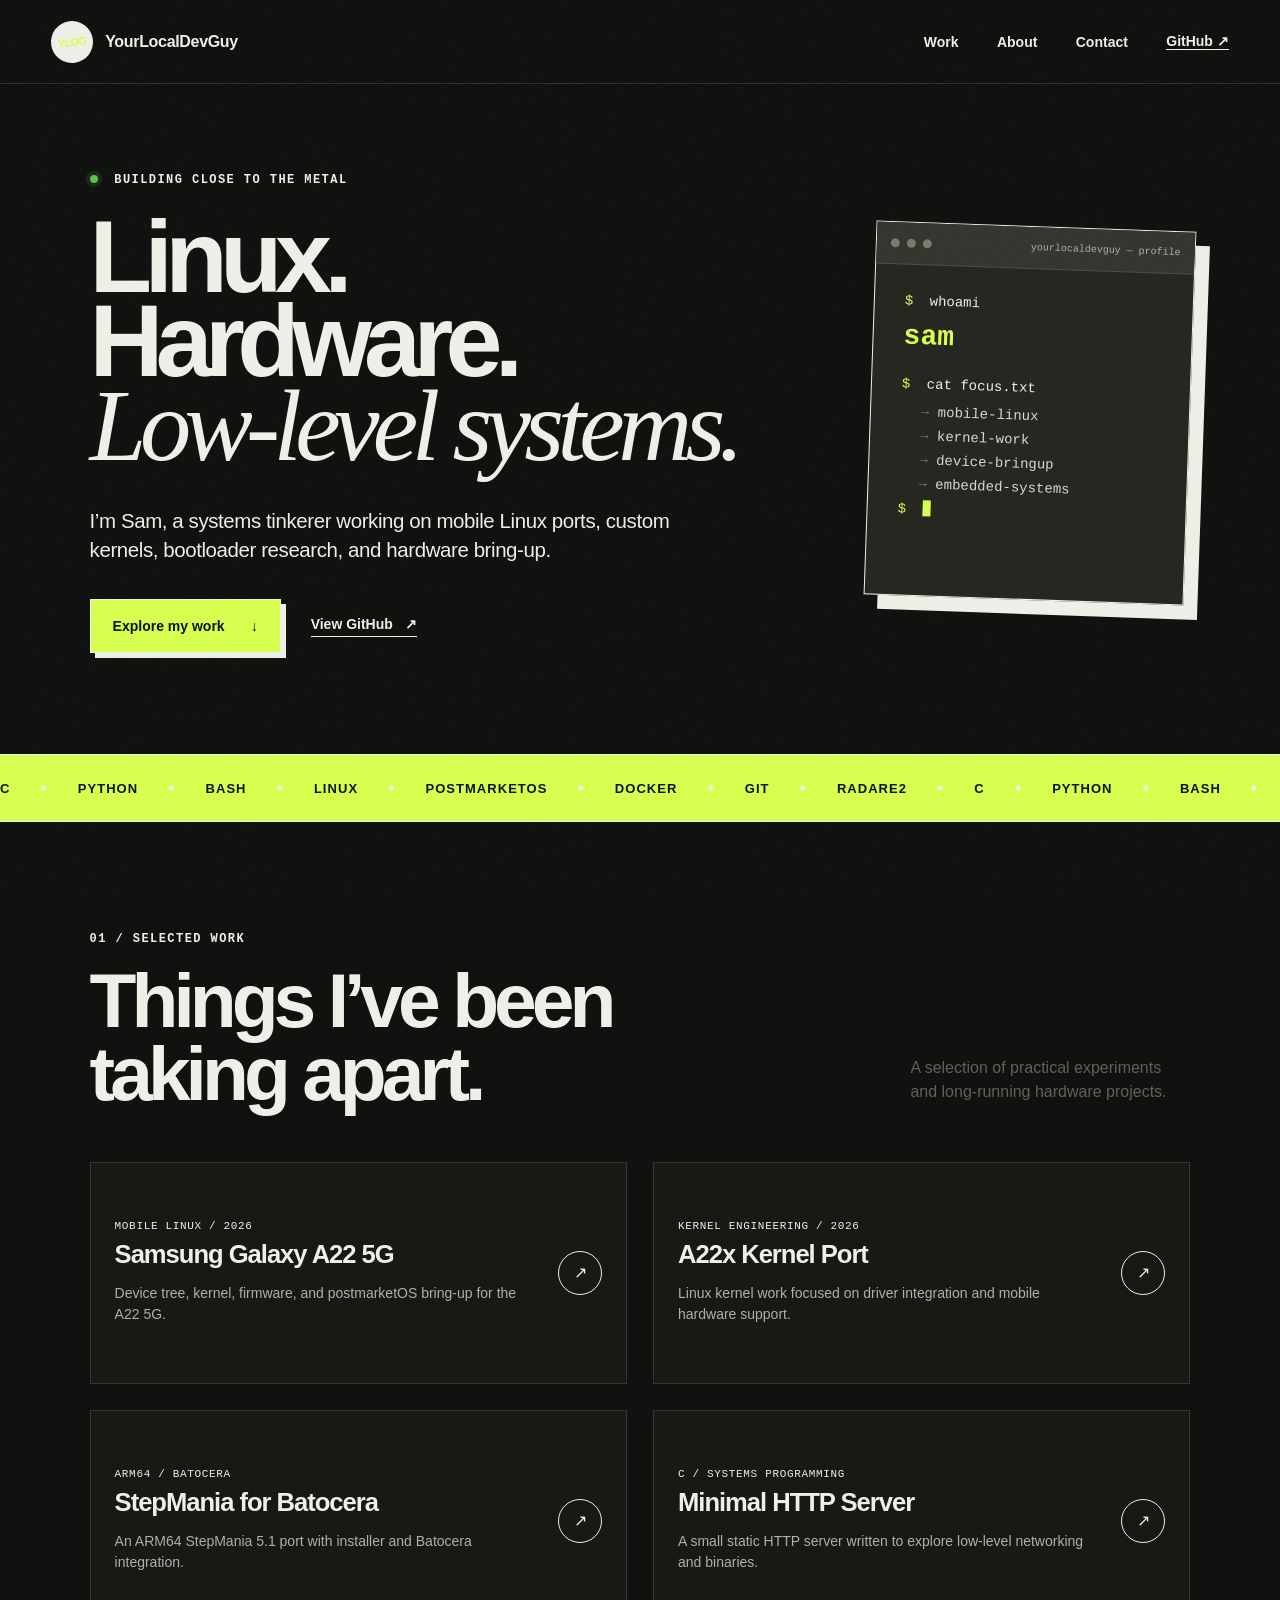
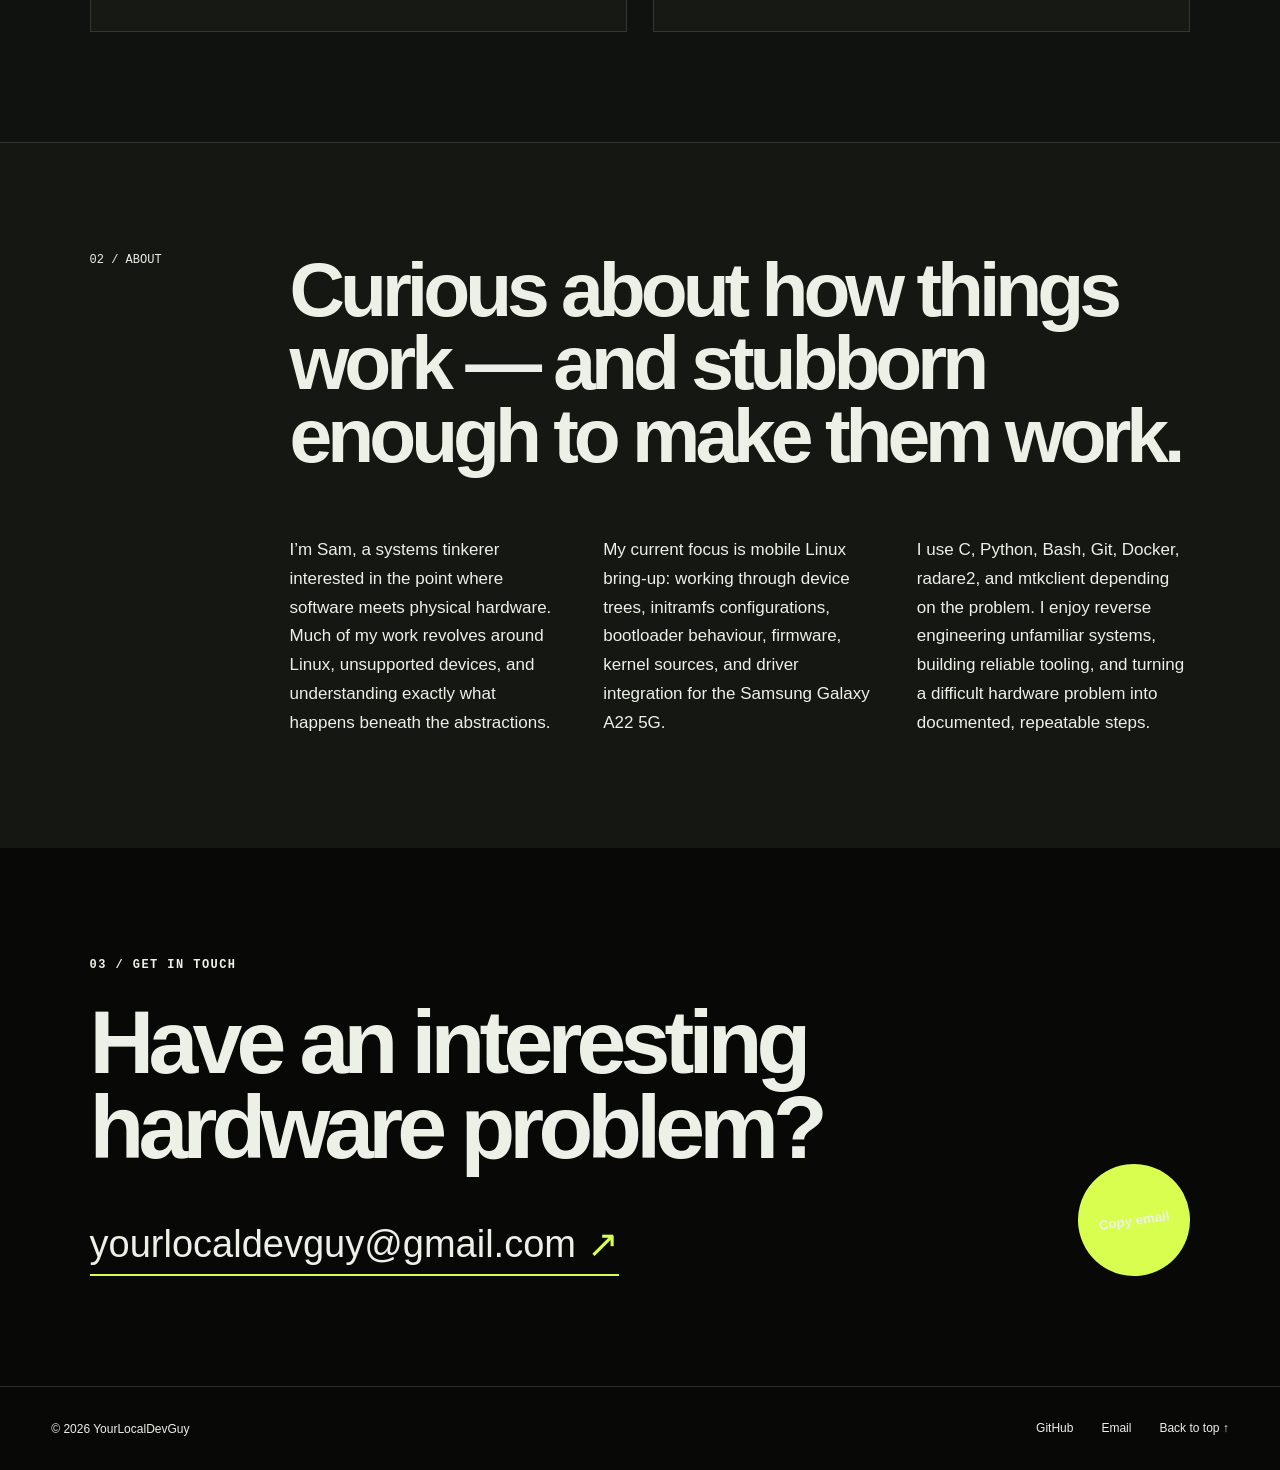
<file: index.html>
<!doctype html>
<html lang="en">
<head>
  <meta charset="utf-8">
  <meta name="viewport" content="width=device-width, initial-scale=1">
  <meta name="description" content="Portfolio of YourLocalDevGuy — low-level systems, Linux, embedded development, and hardware projects.">
  <meta name="theme-color" content="#10110f">
  <title>YourLocalDevGuy — Systems & Linux Developer</title>
  <link rel="stylesheet" href="./styles.css">
</head>
<body>
  <div class="noise" aria-hidden="true"></div>

  <header class="site-header">
    <a class="brand" href="#top" aria-label="Back to top">
      <span class="brand-mark">YLDG</span>
      <span class="brand-name">YourLocalDevGuy</span>
    </a>

    <button class="menu-button" type="button" aria-expanded="false" aria-controls="site-nav">
      <span></span><span></span>
      <span class="sr-only">Toggle navigation</span>
    </button>

    <nav id="site-nav" class="site-nav" aria-label="Primary navigation">
      <a href="#work">Work</a>
      <a href="#about">About</a>
      <a href="#contact">Contact</a>
      <a class="nav-social" href="https://github.com/YourLocalTechGuy" target="_blank" rel="noreferrer">GitHub ↗</a>
    </nav>
  </header>

  <main id="top">
    <section class="hero" aria-labelledby="hero-title">
      <div class="hero-copy">
        <p class="eyebrow"><span class="status-dot"></span> Building close to the metal</p>
        <h1 id="hero-title">Linux. Hardware.<br><em>Low-level systems.</em></h1>
        <p class="hero-intro">I’m Sam, a systems tinkerer working on mobile Linux ports, custom kernels, bootloader research, and hardware bring-up.</p>
        <div class="hero-actions">
          <a class="button button-primary" href="#work">Explore my work <span>↓</span></a>
          <a class="text-link" href="https://github.com/YourLocalTechGuy" target="_blank" rel="noreferrer">View GitHub <span>↗</span></a>
        </div>
      </div>

      <aside class="hero-terminal" aria-label="Developer profile summary">
        <div class="terminal-bar">
          <span class="terminal-light"></span>
          <span class="terminal-light"></span>
          <span class="terminal-light"></span>
          <span class="terminal-title">yourlocaldevguy — profile</span>
        </div>
        <div class="terminal-body">
          <p><span class="prompt">$</span> whoami</p>
          <strong>sam</strong>
          <p><span class="prompt">$</span> cat focus.txt</p>
          <span class="terminal-output">mobile-linux</span>
          <span class="terminal-output">kernel-work</span>
          <span class="terminal-output">device-bringup</span>
          <span class="terminal-output">embedded-systems</span>
          <p><span class="prompt">$</span> <span class="cursor"></span></p>
        </div>
      </aside>
    </section>

    <section class="ticker" aria-label="Skills">
      <div class="ticker-track">
        <span>C</span><b>•</b><span>Python</span><b>•</b><span>Bash</span><b>•</b><span>Linux</span><b>•</b><span>postmarketOS</span><b>•</b><span>Docker</span><b>•</b><span>Git</span><b>•</b><span>radare2</span><b>•</b>
        <span aria-hidden="true">C</span><b aria-hidden="true">•</b><span aria-hidden="true">Python</span><b aria-hidden="true">•</b><span aria-hidden="true">Bash</span><b aria-hidden="true">•</b><span aria-hidden="true">Linux</span><b aria-hidden="true">•</b><span aria-hidden="true">postmarketOS</span><b aria-hidden="true">•</b><span aria-hidden="true">Docker</span><b aria-hidden="true">•</b><span aria-hidden="true">Git</span><b aria-hidden="true">•</b><span aria-hidden="true">radare2</span><b aria-hidden="true">•</b>
      </div>
    </section>

    <section id="work" class="section work">
      <div class="section-heading">
        <div>
          <p class="eyebrow">01 / Selected work</p>
          <h2>Things I’ve been<br>taking apart.</h2>
        </div>
        <p class="section-note">A selection of practical experiments and long-running hardware projects.</p>
      </div>

      <div class="project-grid">
        <article class="project project-featured">
          <a href="https://github.com/YourLocalTechGuy/device-samsung-a22x" target="_blank" rel="noreferrer" aria-label="View Samsung Galaxy A22 5G postmarketOS project">
            <div class="project-meta">
              <div>
                <p>Mobile Linux / 2026</p>
                <h3>Samsung Galaxy A22 5G</h3>
                <span class="project-description">Device tree, kernel, firmware, and postmarketOS bring-up for the A22 5G.</span>
              </div>
              <span class="project-arrow">↗</span>
            </div>
          </a>
        </article>

        <article class="project">
          <a href="https://github.com/YourLocalTechGuy/linux-samsung-a22x" target="_blank" rel="noreferrer" aria-label="View Samsung Galaxy A22 5G kernel project">
            <div class="project-meta">
              <div>
                <p>Kernel engineering / 2026</p>
                <h3>A22x Kernel Port</h3>
                <span class="project-description">Linux kernel work focused on driver integration and mobile hardware support.</span>
              </div>
              <span class="project-arrow">↗</span>
            </div>
          </a>
        </article>

        <article class="project">
          <a href="https://github.com/YourLocalTechGuy/StepMania-for-batocera" target="_blank" rel="noreferrer" aria-label="View StepMania for Batocera project">
            <div class="project-meta">
              <div>
                <p>ARM64 / Batocera</p>
                <h3>StepMania for Batocera</h3>
                <span class="project-description">An ARM64 StepMania 5.1 port with installer and Batocera integration.</span>
              </div>
              <span class="project-arrow">↗</span>
            </div>
          </a>
        </article>

        <article class="project project-featured">
          <a href="https://github.com/YourLocalTechGuy/http-server" target="_blank" rel="noreferrer" aria-label="View C HTTP server project">
            <div class="project-meta">
              <div>
                <p>C / Systems programming</p>
                <h3>Minimal HTTP Server</h3>
                <span class="project-description">A small static HTTP server written to explore low-level networking and binaries.</span>
              </div>
              <span class="project-arrow">↗</span>
            </div>
          </a>
        </article>
      </div>
    </section>

    <section id="about" class="section about">
      <div class="about-index">02 / About</div>
      <div class="about-copy">
        <h2>Curious about how things work — and stubborn enough to make them work.</h2>
        <div class="about-grid">
          <p>I’m Sam, a systems tinkerer interested in the point where software meets physical hardware. Much of my work revolves around Linux, unsupported devices, and understanding exactly what happens beneath the abstractions.</p>
          <p>My current focus is mobile Linux bring-up: working through device trees, initramfs configurations, bootloader behaviour, firmware, kernel sources, and driver integration for the Samsung Galaxy A22 5G.</p>
          <p>I use C, Python, Bash, Git, Docker, radare2, and mtkclient depending on the problem. I enjoy reverse engineering unfamiliar systems, building reliable tooling, and turning a difficult hardware problem into documented, repeatable steps.</p>
        </div>
      </div>
    </section>

    <section id="contact" class="section contact">
      <p class="eyebrow">03 / Get in touch</p>
      <h2>Have an interesting<br>hardware problem?</h2>
      <a class="email-link" href="mailto:yourlocaldevguy@gmail.com">yourlocaldevguy@gmail.com <span>↗</span></a>
      <button class="copy-button" type="button" data-email="yourlocaldevguy@gmail.com">
        <span>Copy email</span>
      </button>
    </section>
  </main>

  <footer>
    <p>© <span id="year"></span> YourLocalDevGuy</p>
    <div>
      <a href="https://github.com/YourLocalTechGuy" target="_blank" rel="noreferrer">GitHub</a>
      <a href="mailto:yourlocaldevguy@gmail.com">Email</a>
      <a href="#top">Back to top ↑</a>
    </div>
  </footer>

  <script src="./script.js"></script>
</body>
</html>
</file>
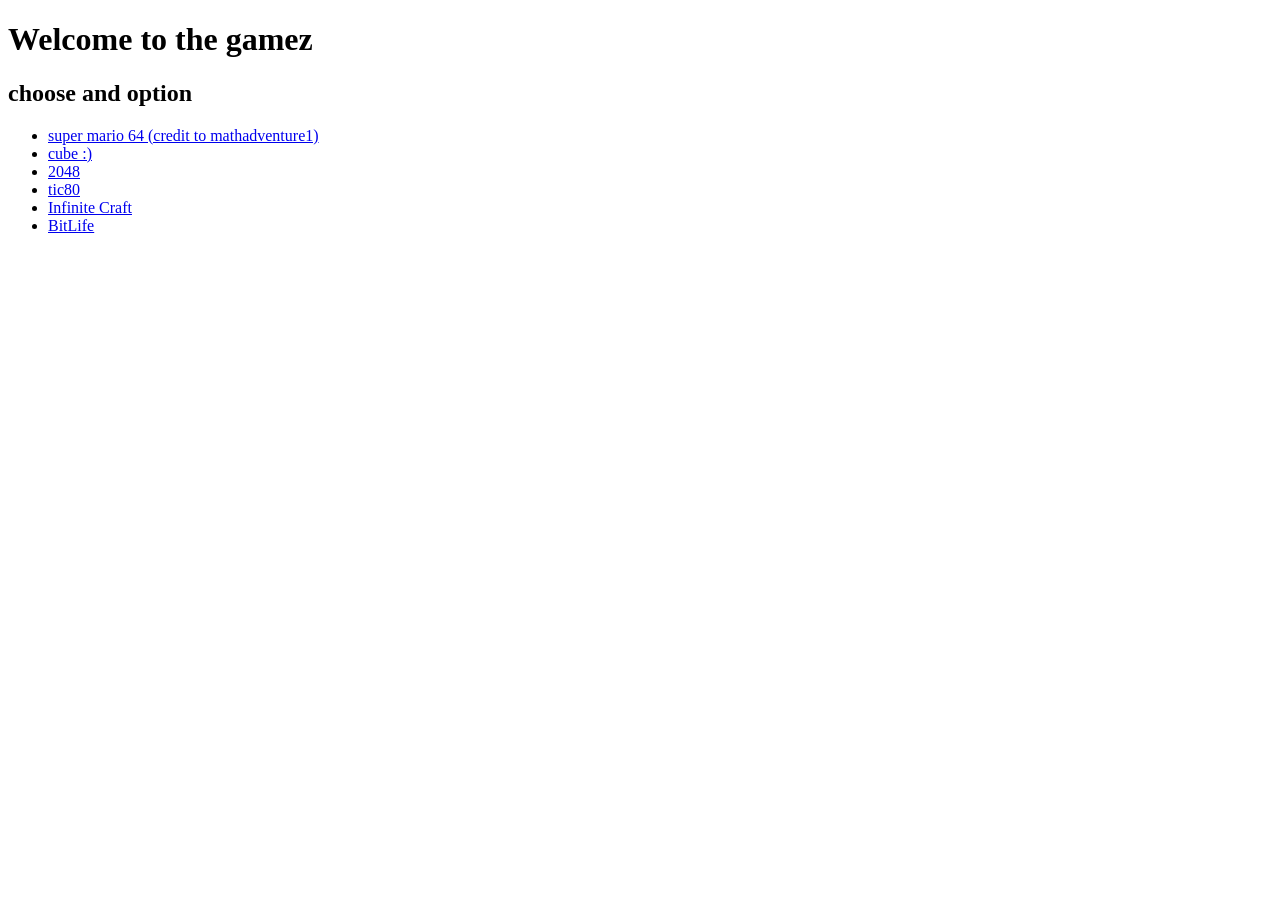
<file: gamez/index.html>
<!DOCTYPE html>
<html lang="en">
<!--
   index.html
   
   Copyright 2024  <sam@pi-share>
   
   This program is free software; you can redistribute it and/or modify
   it under the terms of the GNU General Public License as published by
   the Free Software Foundation; either version 2 of the License, or
   (at your option) any later version.
   
   This program is distributed in the hope that it will be useful,
   but WITHOUT ANY WARRANTY; without even the implied warranty of
   MERCHANTABILITY or FITNESS FOR A PARTICULAR PURPOSE.  See the
   GNU General Public License for more details.
   
   You should have received a copy of the GNU General Public License
   along with this program; if not, write to the Free Software
   Foundation, Inc., 51 Franklin Street, Fifth Floor, Boston,
   MA 02110-1301, USA.
   
   
-->

<head>
<meta charset="utf-8" />
<title>Gamez</title>
<meta name="generator" content="Geany 1.38" />
</head>
<h1>Welcome to the gamez</h1>
<h2>choose and option</h2>
<ul>

 <li><a href="sm64/index.html">super mario 64 (credit to mathadventure1)</a></li>
 <li><a href="cube.html">cube :)</a></li>
 <li><a href="2048/game2048.html">2048</a></li>
 <li><a href="tic80/">tic80</a></li>
 <li><a href="ic.html">Infinite Craft</a></li>
 <li><a href="bl.html">BitLife</a></li>

</ul>
<body>

</body>

</html>
</file>
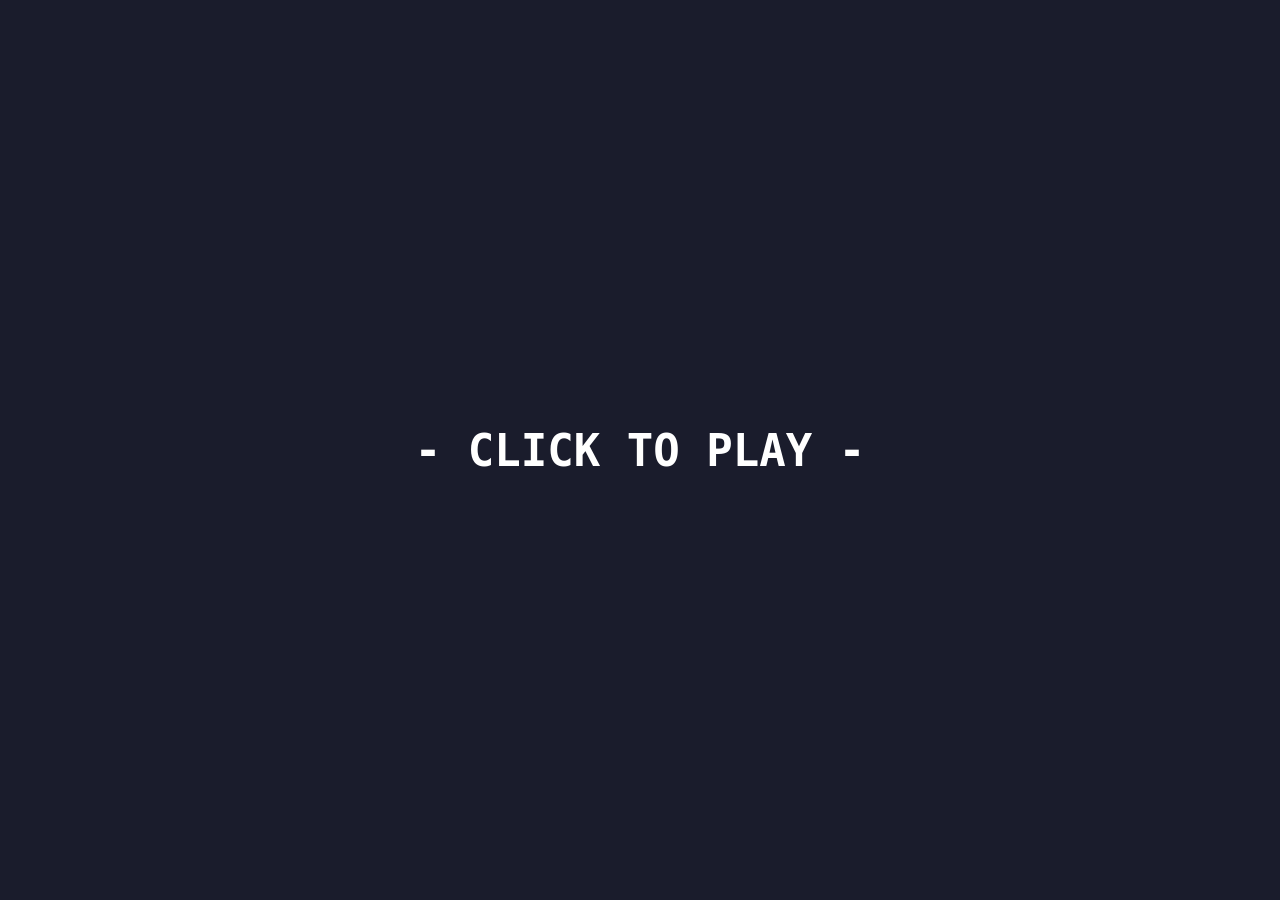
<file: tic80/index.html>
<!DOCTYPE html>
<html lang="en">
<head>
    <meta charset="utf-8">
    <meta http-equiv="X-UA-Compatible" content="IE=edge">
    <meta name="viewport" content="width=device-width, initial-scale=1">

    <title>TIC-80 tiny computer</title>

    <style type="text/css">
        #game-frame > div { font-size: 44px; font-family: monospace; font-weight: bold;}

        /* You can set custom dimensions here */
        .game { width: 100vw; height: 100vh; }

        /* Uncomment to remove the frame on top of the canvas and start the game directly */
        /* #game-frame { display: none; } */
    </style>
</head>
<body style="margin:0; padding:0;">

    <div class="game" style="margin: 0; position: relative; background: #1a1c2c;">

        <div id="game-frame" style="cursor: pointer; position: absolute; margin: 0 auto; opacity: 1; background: #1a1c2c; width: 100%; height: 100%;">
            <div style="text-align: center; color: white; display: flex; justify-content: center; align-items: center; width: 100%; height: 100%;">
                <p style="margin: 0;">- CLICK TO PLAY -</p>
            </div>

        </div>

        <canvas style="width: 100%; height: 100%; margin: 0 auto; display: block; image-rendering: pixelated;" id="canvas" oncontextmenu="event.preventDefault()" onmousedown="window.focus()"></canvas>
    </div>

    <script type="text/javascript">
        var Module = {canvas: document.getElementById('canvas'), arguments:[]}

        const gameFrame = document.getElementById('game-frame')
        const displayStyle = window.getComputedStyle(gameFrame).display;

        if (displayStyle === 'none') 
        {
            let scriptTag = document.createElement('script'), // create a script tag
            firstScriptTag = document.getElementsByTagName('script')[0]; // find the first script tag in the document
            scriptTag.src = 'tic80.js'; // set the source of the script to your script
            firstScriptTag.parentNode.insertBefore(scriptTag, firstScriptTag); // append the script to the DOM
        } else {
            gameFrame.addEventListener('click', function() {
                let scriptTag = document.createElement('script'), // create a script tag
                firstScriptTag = document.getElementsByTagName('script')[0]; // find the first script tag in the document
                scriptTag.src = 'tic80.js'; // set the source of the script to your script
                firstScriptTag.parentNode.insertBefore(scriptTag, firstScriptTag); // append the script to the DOM
                this.remove()
            });
        }
    </script>
</body>
</html>
</file>
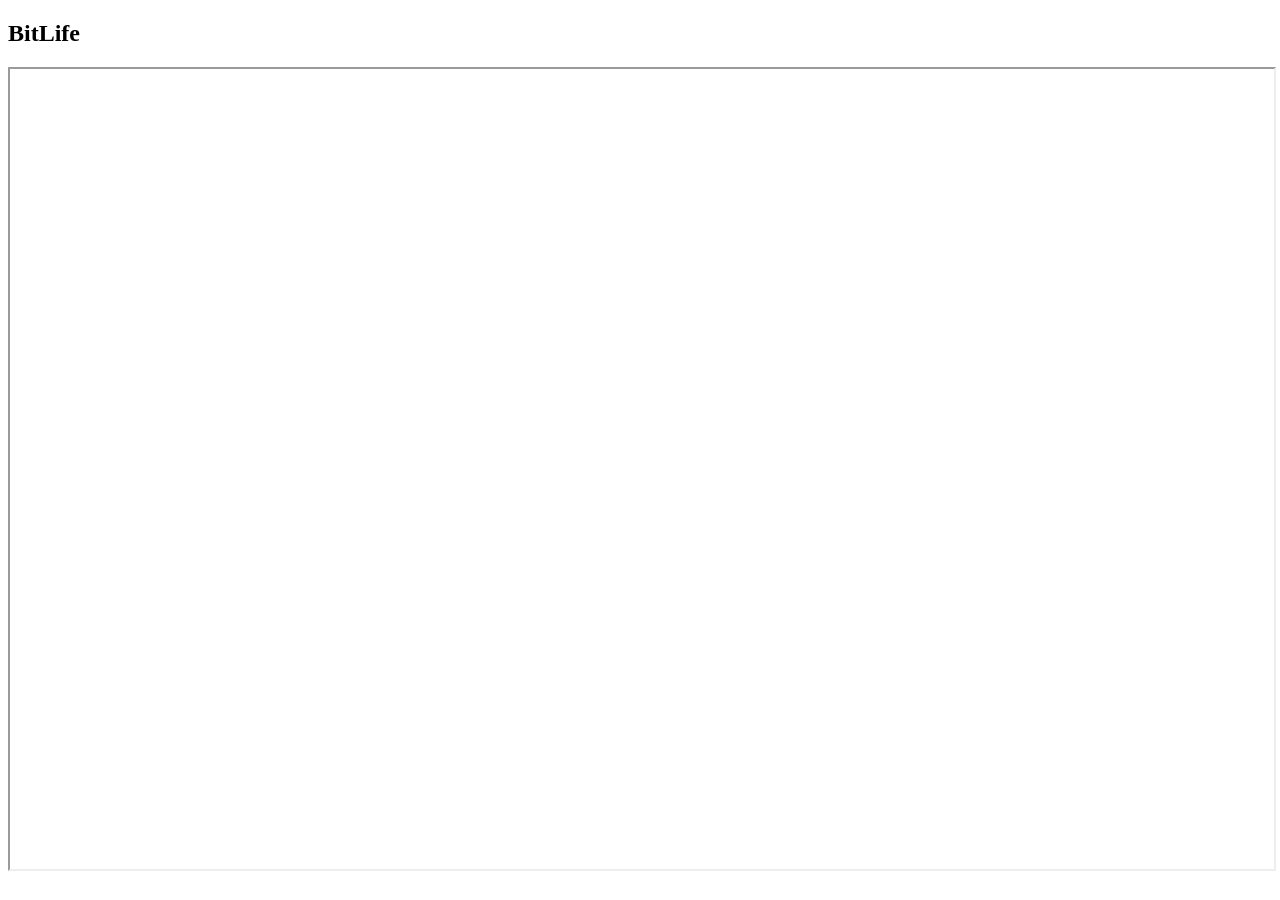
<file: gamez/bl.html>
<!DOCTYPE html>
<html>
<body>

<h2>BitLife</h2>

<iframe src="https://bitlifesimulator.io/game/bitlife/" name="iframe_a" height="800px" width="100%" title="Iframe Example"></iframe>


</body>
</html>
</file>
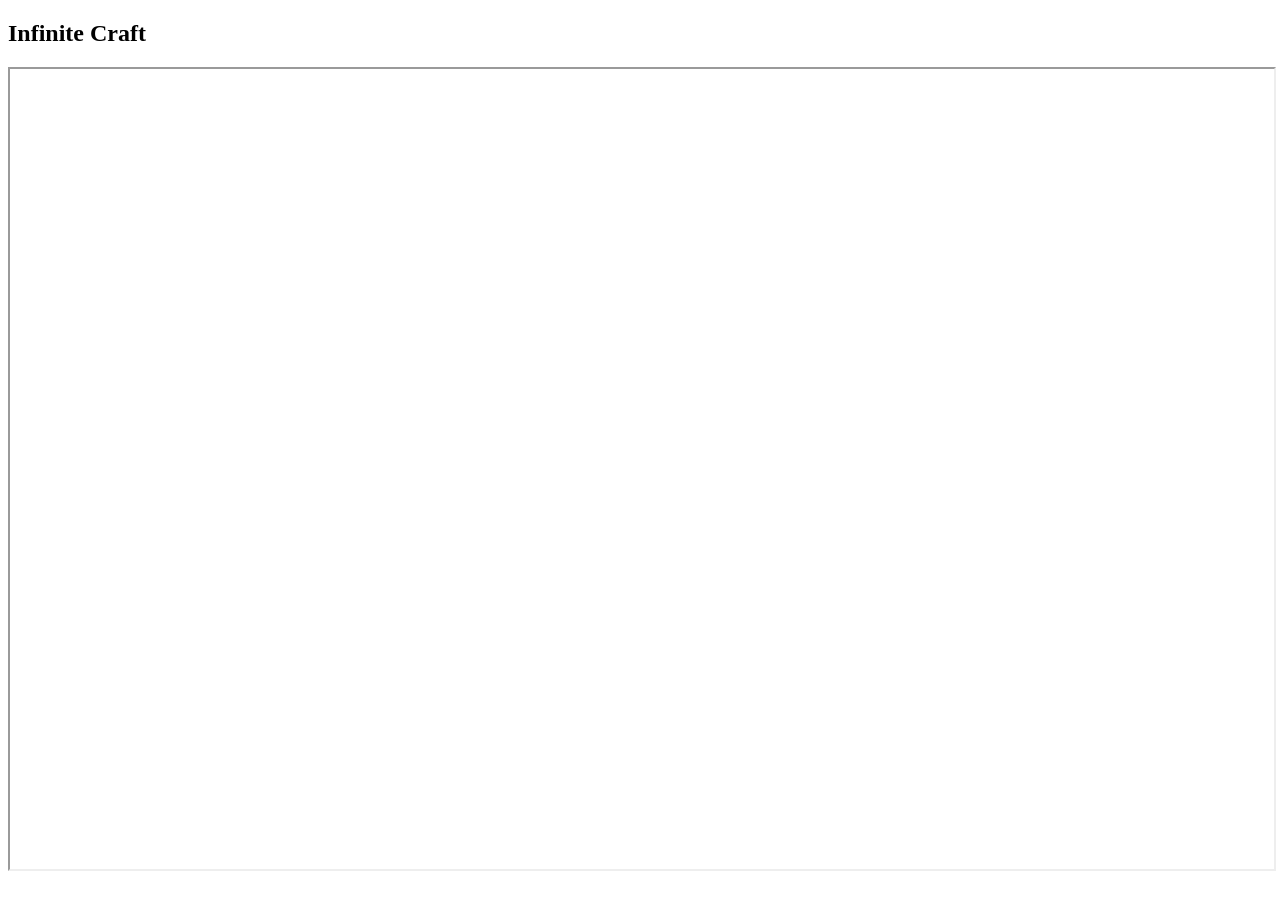
<file: gamez/ic.html>
<!DOCTYPE html>
<html>
<body>

<h2>Infinite Craft</h2>

<iframe src="https://infinite-craft.com/infinite-craft/" name="iframe_a" height="800px" width="100%" title="Iframe Example"></iframe>


</body>
</html>
</file>
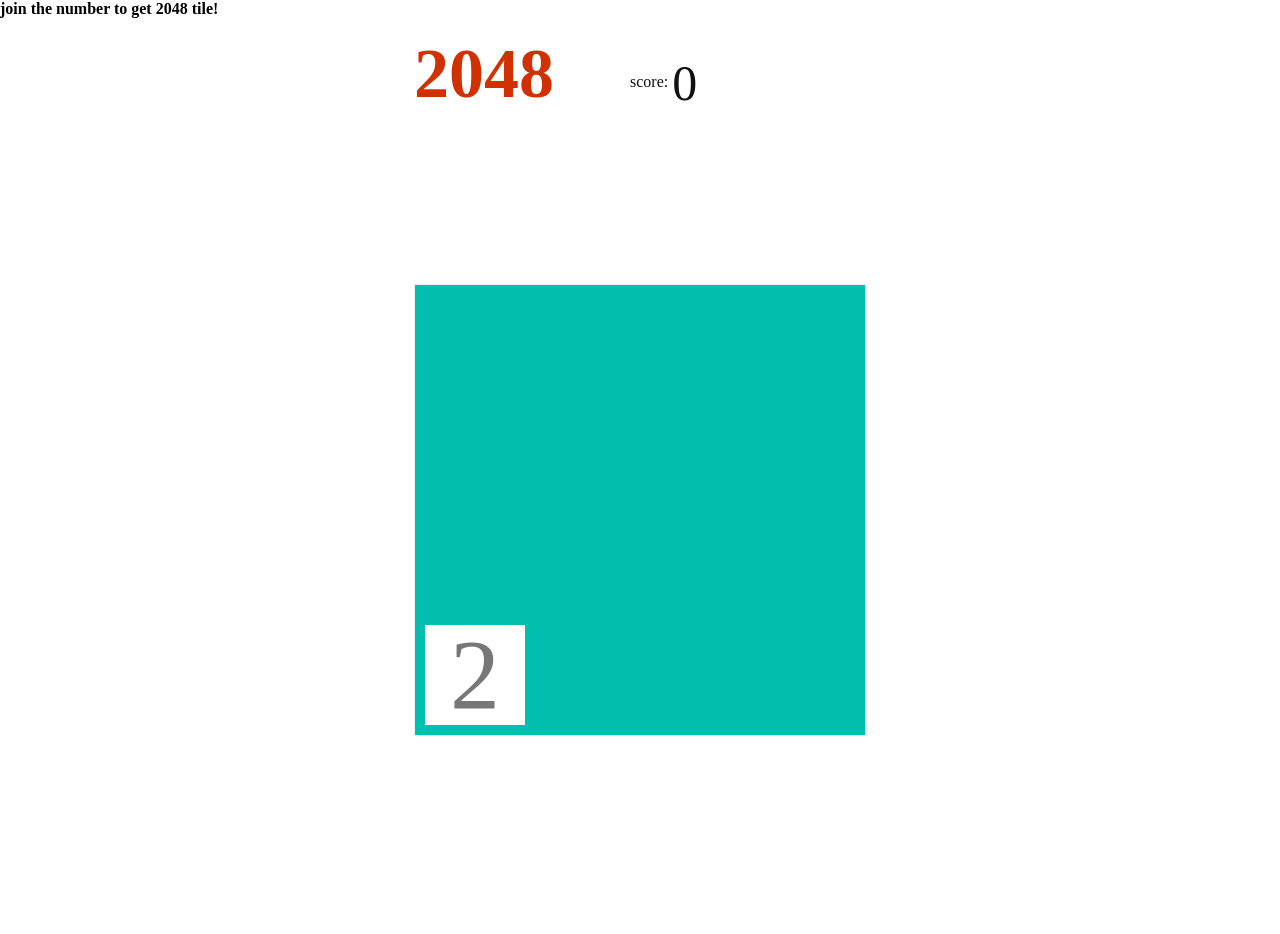
<file: gamez/2048/game2048.html>
<html>
<!--Play the game in fullscreen for better view. 
First click anywhere on the square box to start the game. To play the game use up, down, right and left arrows or use mouse to direct the tiles -->

<head>
    <title>2048</title>
    <link rel="stylesheet" href="game2048.css"/>
    <script type="text/javascript" src="game2048.js"></script>
</head>
<body>

<p> join the number to get 2048 tile!</p>
<div class="cover"></div>
<div class="container">
    <div class="logo">2048</div>
    <div class="scoreBar">
        <label style="position: relative; top:-13px;">score:</label>
        <label id="score"> 0</label>
        <div id="addScore"></div>
    </div>
    <div id="stage"></div>
    <!--<div id="gameOver hide">-->
        <!--<div class="overText">GameOver!</div>-->
    <!--</div>-->
</div>
</body>
</html>
</file>
<file: styles.css>
:root {
  --ink: #edf0e7;
  --paper: #10120f;
  --acid: #d8ff4f;
  --orange: #ff6b35;
  --blue: #88a9ff;
  --line: rgba(237, 240, 231, 0.14);
}

* { box-sizing: border-box; }

html {
  scroll-behavior: smooth;
}

body {
  margin: 0;
  color: var(--ink);
  background: var(--paper);
  font-family: Arial, Helvetica, sans-serif;
  -webkit-font-smoothing: antialiased;
}

a { color: inherit; text-decoration: none; }

.noise {
  position: fixed;
  inset: 0;
  z-index: 20;
  pointer-events: none;
  opacity: 0.018;
  background-image: url("data:image/svg+xml,%3Csvg viewBox='0 0 180 180' xmlns='http://www.w3.org/2000/svg'%3E%3Cfilter id='n'%3E%3CfeTurbulence type='fractalNoise' baseFrequency='.85' numOctaves='3' stitchTiles='stitch'/%3E%3C/filter%3E%3Crect width='100%25' height='100%25' filter='url(%23n)' opacity='.9'/%3E%3C/svg%3E");
}

.sr-only {
  position: absolute;
  width: 1px;
  height: 1px;
  padding: 0;
  margin: -1px;
  overflow: hidden;
  clip: rect(0, 0, 0, 0);
  white-space: nowrap;
  border: 0;
}

.site-header {
  height: 84px;
  padding: 0 clamp(24px, 4vw, 64px);
  display: flex;
  align-items: center;
  justify-content: space-between;
  border-bottom: 1px solid var(--line);
  position: relative;
  z-index: 10;
}

.brand {
  display: flex;
  align-items: center;
  gap: 12px;
  font-weight: 800;
}

.brand-mark {
  width: 42px;
  height: 42px;
  display: grid;
  place-items: center;
  background: var(--ink);
  color: var(--acid);
  border-radius: 50%;
  font-size: 11px;
  letter-spacing: -0.5px;
  transform: rotate(-8deg);
}

.brand-name { letter-spacing: -0.02em; }

.site-nav {
  display: flex;
  align-items: center;
  gap: clamp(22px, 3vw, 44px);
  font-size: 14px;
  font-weight: 700;
}

.site-nav a { position: relative; }
.site-nav a:not(.nav-social)::after {
  content: "";
  position: absolute;
  left: 0;
  right: 100%;
  bottom: -5px;
  height: 2px;
  background: var(--ink);
  transition: right 180ms ease;
}
.site-nav a:hover::after { right: 0; }
.nav-social { border-bottom: 1px solid var(--ink); }

.menu-button { display: none; }

.hero {
  min-height: 670px;
  display: grid;
  grid-template-columns: minmax(0, 1.45fr) minmax(320px, 0.55fr);
  gap: clamp(40px, 7vw, 120px);
  align-items: center;
  padding: 70px clamp(24px, 7vw, 112px) 82px;
  overflow: hidden;
}

.eyebrow {
  margin: 0 0 28px;
  text-transform: uppercase;
  font-family: "Courier New", monospace;
  font-size: 12px;
  font-weight: 700;
  letter-spacing: 0.12em;
}

.status-dot {
  display: inline-block;
  width: 8px;
  height: 8px;
  margin-right: 8px;
  border-radius: 50%;
  background: #62bd50;
  box-shadow: 0 0 0 4px rgba(98, 189, 80, 0.13);
}

.hero h1 {
  max-width: 900px;
  margin: 0;
  font-size: clamp(64px, 8vw, 124px);
  line-height: 0.82;
  letter-spacing: -0.075em;
  font-weight: 900;
}

.hero h1 em {
  font-family: Georgia, "Times New Roman", serif;
  font-weight: 400;
  letter-spacing: -0.065em;
}

.hero-intro {
  max-width: 620px;
  margin: 38px 0 34px;
  font-size: clamp(18px, 1.6vw, 24px);
  line-height: 1.45;
  letter-spacing: -0.02em;
}

.hero-actions {
  display: flex;
  align-items: center;
  gap: 30px;
}

.button {
  min-height: 54px;
  display: inline-flex;
  align-items: center;
  justify-content: center;
  gap: 26px;
  padding: 0 22px;
  border: 1px solid var(--ink);
  font-size: 14px;
  font-weight: 800;
  transition: transform 180ms ease, box-shadow 180ms ease;
}

.button-primary {
  background: var(--acid);
  box-shadow: 5px 5px 0 var(--ink);
  color: #10120f;
}
.button-primary:hover { transform: translate(3px, 3px); box-shadow: 2px 2px 0 var(--ink); }

.text-link {
  font-size: 14px;
  font-weight: 800;
  border-bottom: 1px solid var(--ink);
  padding-bottom: 4px;
}
.text-link span { margin-left: 8px; }

.hero-terminal {
  width: 100%;
  max-width: 430px;
  justify-self: end;
  transform: rotate(2deg);
  border: 1px solid var(--ink);
  background: #252720;
  box-shadow: 14px 14px 0 var(--ink);
  color: #eff1e8;
  font-family: "Courier New", monospace;
}

.terminal-bar {
  height: 42px;
  display: flex;
  align-items: center;
  gap: 7px;
  padding: 0 14px;
  border-bottom: 1px solid #4b4d44;
  background: #34362f;
}

.terminal-light {
  width: 9px;
  height: 9px;
  border-radius: 50%;
  background: #777c6c;
}
.terminal-title {
  margin-left: auto;
  font-size: 10px;
  color: #aeb2a3;
}

.terminal-body {
  min-height: 330px;
  padding: 28px 30px;
  font-size: 14px;
}
.terminal-body p { margin: 0 0 12px; }
.terminal-body strong { display: block; margin-bottom: 24px; color: var(--acid); font-size: 28px; }
.prompt { color: var(--acid); margin-right: 8px; }
.terminal-output {
  display: block;
  margin: 0 0 8px 20px;
  color: #d7dacd;
}
.terminal-output::before { content: "→ "; color: #777c6c; }
.cursor {
  display: inline-block;
  width: 8px;
  height: 16px;
  vertical-align: -3px;
  background: var(--acid);
  animation: blink 1s steps(1) infinite;
}
@keyframes blink { 50% { opacity: 0; } }

.ticker {
  height: 68px;
  display: flex;
  align-items: center;
  overflow: hidden;
  border-top: 1px solid var(--ink);
  border-bottom: 1px solid var(--ink);
  background: var(--acid);
  color: #10120f;
  font-size: 13px;
  font-weight: 900;
  text-transform: uppercase;
  letter-spacing: 0.08em;
}
.ticker-track {
  display: flex;
  align-items: center;
  gap: 30px;
  width: max-content;
  white-space: nowrap;
  animation: ticker 24s linear infinite;
}
.ticker-track b { color: var(--ink); font-size: 18px; }
@keyframes ticker { to { transform: translateX(-50%); } }

.section { padding: 110px clamp(24px, 7vw, 112px); }

.section-heading {
  display: flex;
  align-items: end;
  justify-content: space-between;
  gap: 40px;
  margin-bottom: 52px;
}
.section-heading .eyebrow { margin-bottom: 18px; }
.section-heading h2,
.about h2,
.contact h2 {
  margin: 0;
  font-size: clamp(48px, 6vw, 86px);
  line-height: 0.95;
  letter-spacing: -0.065em;
}
.section-note {
  max-width: 280px;
  margin: 0 0 6px;
  line-height: 1.5;
  color: #606258;
}

.project-grid {
  display: grid;
  grid-template-columns: 1fr 1fr;
  gap: 26px;
}
.project {
  min-height: 220px;
  border: 1px solid var(--line);
  background: #171914;
  transition: border-color 180ms ease, background 180ms ease, transform 180ms ease;
}
.project:hover {
  border-color: var(--acid);
  background: #1b1e18;
  transform: translateY(-3px);
}
.project-featured { grid-column: span 1; }
.project-visual {
  height: 370px;
  position: relative;
  overflow: hidden;
  border-bottom: 1px solid var(--line);
}
.project-meta {
  min-height: 220px;
  display: flex;
  align-items: center;
  justify-content: space-between;
  gap: 20px;
  padding: 22px 24px;
}
.project-meta p {
  margin: 0 0 8px;
  font-family: "Courier New", monospace;
  font-size: 11px;
  text-transform: uppercase;
  letter-spacing: 0.06em;
}
.project-meta h3 {
  margin: 0;
  font-size: clamp(21px, 2vw, 31px);
  letter-spacing: -0.04em;
}
.project-description {
  max-width: 520px;
  display: block;
  margin-top: 14px;
  color: #adb2a4;
  font-size: 14px;
  line-height: 1.5;
}
.project-arrow {
  width: 44px;
  height: 44px;
  flex: 0 0 44px;
  display: grid;
  place-items: center;
  border: 1px solid var(--ink);
  border-radius: 50%;
  transition: transform 180ms ease, background 180ms ease, color 180ms ease;
}
.project a:hover .project-arrow {
  transform: rotate(45deg);
  background: var(--ink);
  color: var(--paper);
}

.device-visual {
  display: grid;
  place-items: center;
  background: var(--blue);
  background-image: linear-gradient(rgba(23,24,20,.08) 1px, transparent 1px), linear-gradient(90deg, rgba(23,24,20,.08) 1px, transparent 1px);
  background-size: 28px 28px;
}
.phone-shell {
  width: 190px;
  height: 300px;
  padding: 9px;
  border: 3px solid var(--ink);
  border-radius: 25px;
  background: #aebcff;
  box-shadow: 18px 18px 0 rgba(23,24,20,.16);
  transform: rotate(-5deg);
  transition: transform 300ms ease;
}
.project a:hover .phone-shell { transform: rotate(0deg) translateY(-6px); }
.phone-screen {
  height: 100%;
  border: 2px solid var(--ink);
  border-radius: 17px;
  background: #24261f;
  color: #e6eadc;
  padding: 42px 18px 18px;
  position: relative;
  font-family: "Courier New", monospace;
  font-size: 12px;
}
.phone-screen p { margin: 0 0 12px; color: var(--acid); }
.phone-screen strong { display: block; margin-bottom: 18px; }
.screen-top {
  position: absolute;
  width: 48px;
  height: 7px;
  border-radius: 10px;
  background: #11130f;
  top: 12px;
  left: 50%;
  transform: translateX(-50%);
}
.screen-line { height: 5px; width: 90%; background: #676b5e; margin-bottom: 8px; }
.screen-line.short { width: 58%; }

.kernel-visual {
  background: #c9c6b9;
  display: grid;
  place-items: center;
}
.code-lines {
  position: absolute;
  inset: 42px;
  display: flex;
  flex-direction: column;
  justify-content: space-around;
  transform: rotate(-3deg);
}
.code-lines i { height: 13px; width: 86%; background: rgba(23,24,20,.13); }
.code-lines i:nth-child(2) { width: 56%; }
.code-lines i:nth-child(3) { width: 72%; }
.code-lines i:nth-child(5) { width: 65%; }
.code-chip {
  width: 150px;
  height: 150px;
  display: grid;
  place-items: center;
  text-align: center;
  border: 2px solid var(--ink);
  background: var(--acid);
  font-family: "Courier New", monospace;
  font-weight: 900;
  font-size: 24px;
  line-height: 1;
  box-shadow: 12px 12px 0 var(--ink);
  transform: rotate(4deg);
  z-index: 2;
}

.music-visual {
  background: var(--orange);
  display: grid;
  place-items: center;
}
.rhythm-grid {
  position: absolute;
  inset: 0;
  display: grid;
  grid-template-columns: repeat(4, 1fr);
}
.rhythm-grid i { border-right: 1px solid rgba(23,24,20,.22); }
.rhythm-label {
  width: 190px;
  height: 190px;
  display: grid;
  place-items: center;
  border: 3px solid var(--ink);
  border-radius: 50%;
  background: #f4c9b7;
  text-align: center;
  font-size: 42px;
  line-height: .82;
  letter-spacing: -.08em;
  font-weight: 900;
  transform: rotate(-8deg);
  transition: transform 300ms ease;
}
.project a:hover .rhythm-label { transform: rotate(0deg) scale(1.04); }

.server-visual {
  background: #20221d;
  display: grid;
  place-items: center;
}
.server-rack {
  width: 70%;
  max-width: 460px;
  display: grid;
  gap: 10px;
  transform: perspective(600px) rotateX(8deg);
}
.server-rack span {
  height: 66px;
  display: flex;
  align-items: center;
  gap: 8px;
  padding: 0 18px;
  border: 2px solid #8e9283;
  background: #343730;
  box-shadow: 8px 8px 0 #11120f;
}
.server-rack i {
  width: 8px;
  height: 8px;
  border-radius: 50%;
  background: var(--acid);
  box-shadow: 0 0 12px rgba(216,255,79,.5);
}
.server-rack i:nth-child(2) { background: #ff8d65; }
.server-rack i:nth-child(3) { background: #88a9ff; }

.about {
  display: grid;
  grid-template-columns: 160px 1fr;
  gap: 40px;
  border-top: 1px solid var(--line);
  background: #151712;
}
.about-index,
.about p {
  font-family: "Courier New", monospace;
  font-size: 12px;
  text-transform: uppercase;
}
.about h2 {
  max-width: 1000px;
  margin-bottom: 64px;
}
.about-grid {
  display: grid;
  grid-template-columns: repeat(3, 1fr);
  gap: 40px;
  max-width: 1100px;
}
.about-grid p {
  margin: 0;
  line-height: 1.7;
  text-transform: none;
  font-family: Arial, Helvetica, sans-serif;
  font-size: 17px;
}

.contact {
  min-height: 500px;
  background: #080907;
  color: var(--ink);
  position: relative;
}
.contact h2 { font-size: clamp(58px, 7vw, 104px); }
.email-link {
  display: inline-block;
  margin-top: 52px;
  font-size: clamp(20px, 3vw, 38px);
  border-bottom: 2px solid var(--acid);
  padding-bottom: 8px;
}
.email-link span { color: var(--acid); }
.copy-button {
  position: absolute;
  right: clamp(24px, 7vw, 112px);
  bottom: 110px;
  width: 112px;
  height: 112px;
  border: 0;
  border-radius: 50%;
  background: var(--acid);
  color: var(--ink);
  font-weight: 900;
  cursor: pointer;
  transform: rotate(-8deg);
  transition: transform 180ms ease;
}
.copy-button:hover { transform: rotate(0deg) scale(1.04); }

footer {
  min-height: 84px;
  display: flex;
  align-items: center;
  justify-content: space-between;
  padding: 0 clamp(24px, 4vw, 64px);
  border-top: 1px solid rgba(241,239,231,.15);
  background: #080907;
  color: var(--ink);
  font-size: 12px;
}
footer div { display: flex; gap: 28px; }
footer a { border-bottom: 1px solid transparent; }
footer a:hover { border-bottom-color: var(--paper); }

@media (max-width: 980px) {
  .hero {
    grid-template-columns: 1fr;
    padding-top: 82px;
  }
  .hero-terminal {
    max-width: 520px;
    justify-self: start;
  }
  .project-visual { height: 320px; }
  .about { grid-template-columns: 110px 1fr; }
  .about-grid { grid-template-columns: 1fr 1fr; }
}

@media (max-width: 700px) {
  .site-header { height: 72px; }
  .brand-name { display: none; }
  .menu-button {
    width: 42px;
    height: 42px;
    display: grid;
    place-content: center;
    gap: 7px;
    border: 0;
    background: transparent;
  }
  .menu-button span:not(.sr-only) {
    width: 24px;
    height: 2px;
    display: block;
    background: var(--ink);
  }
  .site-nav {
    display: none;
    position: absolute;
    left: 16px;
    right: 16px;
    top: 64px;
    padding: 24px;
    flex-direction: column;
    align-items: flex-start;
    gap: 22px;
    background: var(--paper);
    border: 1px solid var(--ink);
    box-shadow: 8px 8px 0 var(--ink);
  }
  .site-nav.open { display: flex; }

  .hero {
    min-height: auto;
    padding-top: 64px;
    padding-bottom: 64px;
  }
  .hero h1 {
    font-size: clamp(52px, 17vw, 78px);
    line-height: .88;
  }
  .hero-intro { margin-top: 30px; }
  .hero-actions { align-items: flex-start; flex-direction: column; gap: 22px; }
  .hero-terminal { margin-top: 12px; box-shadow: 8px 8px 0 var(--ink); }
  .terminal-body { min-height: 270px; }

  .ticker { height: 58px; }
  .section { padding-top: 78px; padding-bottom: 78px; }
  .section-heading {
    align-items: start;
    flex-direction: column;
  }
  .section-heading h2,
  .about h2 { font-size: 48px; }
  .project-grid { grid-template-columns: 1fr; }
  .project-visual { height: 300px; }
  .project-meta { min-height: 210px; }

  .about {
    grid-template-columns: 1fr;
  }
  .about h2 { margin-bottom: 38px; }
  .about-grid { grid-template-columns: 1fr; gap: 20px; }

  .contact { min-height: 520px; }
  .contact h2 { font-size: 54px; }
  .email-link {
    max-width: 100%;
    font-size: 18px;
  }
  .copy-button {
    width: 92px;
    height: 92px;
    right: 24px;
    bottom: 70px;
  }
  footer {
    align-items: flex-start;
    flex-direction: column;
    gap: 18px;
    padding-top: 28px;
    padding-bottom: 28px;
  }
  footer div { flex-wrap: wrap; gap: 18px; }
}

@media (prefers-reduced-motion: reduce) {
  html { scroll-behavior: auto; }
  .ticker-track { animation: none; }
  .cursor { animation: none; }
  *, *::before, *::after { transition-duration: 0.01ms !important; }
}
</file>
<file: gamez/2048/game2048.css>
html{
    height: 100%;
    -moz-user-select: none;
    -khtml-user-select: none;
    user-select: none;
}

p{
    color: black;
    font-family: "microsoft yahei";
    font-weight: bold;
    left: -10px;
    
}

body{
    -moz-user-select: none;
    -khtml-user-select: none;
    user-select: none;
    height: 100%;
    margin: 0;
    padding: 0;
    font-family: "microsoft yahei";
    background-color: white ;
    overflow: hidden;
}
 .container{
     margin:auto;
     width: 452px;
     height: 100%;
     overflow: hidden;
     position: relative;
 }
 
 .logo{
     width:40%;
     font-size: 70px;
     font-weight: bold;
     color: #d13100;
     float: left;
     position: relative;
 }
 .scoreBar{
     width: 50%;
     float:right;
     background: #fff;
     color: #111;

     padding:10px;
     position: relative;
     margin-top:10px;
 }
.scoreBar:before{
    content: "";
    display: block;
    border-width: 20px;
    border-color: transparent #fff transparent transparent ;
    border-style: solid;
    position: absolute;
    top:50%;
    left:-40px;
    margin-top:-20px;
}
 #score{
     font-size: 50px;
 }
 
 #addScore{
     position: absolute;
     bottom: 0px;
     font-size: 30px;
     color:#999;
     opacity: .8;
     top:4px;
     right: 0;
 }
#addScore.show{
    opacity: .8;
    transition:all .5s ease;   -ms-transition:all .5s ease; -moz-transition:all .5s ease; -o-transition:all .5s ease; -webkit-transition:all .5s ease; 

}
#addScore.hide{
    opacity: 0;
    transition:all .5s ease;   -ms-transition:all .5s ease; -moz-transition:all .5s ease; -o-transition:all .5s ease; -webkit-transition:all .5s ease; 
}

#stage{
    background: #01bfae;
    cursor: pointer;
    -moz-user-select: none;
    -khtml-user-select: none;
    user-select: none;
    position: absolute;
    width: 450px;
    height: 450px;
    top:50%;
    left:0;
    margin-top: -200px;
    border: 1px solid #eee;
    z-index: 1;
}

#undo{
    position: relative;
    z-index: 990;
}

.cover{
    position: fixed;
    width: 100%;
    height: 100%;
    z-index: 999;
    opacity: 0.1;
    cursor: pointer;
}

.row0{
    top:10px;
    transition:all .2s ease;   -ms-transition:all .2s ease; -moz-transition:all .2s ease; -o-transition:all .2s ease; -webkit-transition:all .2s ease; 
}
.row1{
    top:120px;
    transition:all .2s ease;   -ms-transition:all .2s ease; -moz-transition:all .2s ease; -o-transition:all .2s ease; -webkit-transition:all .2s ease; 
}
.row2{
    top:230px;
    transition:all .2s ease;   -ms-transition:all .2s ease; -moz-transition:all .2s ease; -o-transition:all .2s ease; -webkit-transition:all .2s ease; 
}
.row3{
    top:340px;
    transition:all .2s ease;   -ms-transition:all .2s ease; -moz-transition:all .2s ease; -o-transition:all .2s ease; -webkit-transition:all .2s ease; 
}

.cell0{
    left:10px;
    transition:all .2s ease;   -ms-transition:all .2s ease; -moz-transition:all .2s ease; -o-transition:all .2s ease; -webkit-transition:all .2s ease; 
}
.cell1{
    left:120px;
    transition:all .2s ease;   -ms-transition:all .2s ease; -moz-transition:all .2s ease; -o-transition:all .2s ease; -webkit-transition:all .2s ease; 
}
.cell2{
    left:230px;
    transition:all .2s ease;   -ms-transition:all .2s ease; -moz-transition:all .2s ease; -o-transition:all .2s ease; -webkit-transition:all .2s ease; 
}
.cell3{
    left:340px;
    transition:all .2s ease;   -ms-transition:all .2s ease; -moz-transition:all .2s ease; -o-transition:all .2s ease; -webkit-transition:all .2s ease; 
}

span{
    display: block;
    width: 100px;
    height: 100px;
    position: absolute;
    text-align: center;
    line-height: 100px;
    cursor: pointer;
    background: #fff;
    font-size: 43px;
    -moz-user-select: none;
    -khtml-user-select: none;
    user-select: none;
}

div{
    -moz-user-select: none;
    -khtml-user-select: none;
    user-select: none;

}

.num2{
    background: #fff;
    color:#777;
    font-size: 100px;
    transition:all .2s ease;   -ms-transition:all .2s ease; -moz-transition:all .2s ease; -o-transition:all .2s ease; -webkit-transition:all .2s ease; 
    animation: myfirst .5s;
    -moz-animation: myfirst .5s;	/* Firefox */
    -webkit-animation: myfirst .5s;	/* Safari or Chrome or opera */
}

.num4{
    background: #fafafa;
    color: #e9b856;
    font-size: 100px;
    transition:all .2s ease;   -ms-transition:all .2s ease; -moz-transition:all .2s ease; -o-transition:all .2s ease; -webkit-transition:all .2s ease; 
    animation: myfirst .5s;
    -moz-animation: myfirst .5s;	/* Firefox */
    -webkit-animation: myfirst .5s;	/* Safari or Chrome */
}

.num8{
    background: #f3f3f3;
    color:#f94e2f;
    font-size: 100px;
    transition:all .2s ease;   -ms-transition:all .2s ease; -moz-transition:all .2s ease; -o-transition:all .2s ease; -webkit-transition:all .2s ease; 
    animation: myfirst .5s;
}

.num16{
    background: #F5EC00;
    color:#fff;
    font-size: 80px;
    transition:all .2s ease;   -ms-transition:all .2s ease; -moz-transition:all .2s ease; -o-transition:all .2s ease; -webkit-transition:all .2s ease; 
    animation: myfirst .5s;
}

.num32{
    background: #fcc20e;
    color: #fdfdfd;
    font-size: 80px;
    transition:all .2s ease;   -ms-transition:all .2s ease; -moz-transition:all .2s ease; -o-transition:all .2s ease; -webkit-transition:all .2s ease;
}

.num64{
    background: #f94a3b;
    color:#fff;
    font-size: 80px;
    transition:all .2s ease;   -ms-transition:all .2s ease; -moz-transition:all .2s ease; -o-transition:all .2s ease; -webkit-transition:all .2s ease;
}

.num128{
    background: #222;
    color: #f94e2f;
    font-size: 52px;
    transition:all .2s ease;   -ms-transition:all .2s ease; -moz-transition:all .2s ease; -o-transition:all .2s ease; -webkit-transition:all .2s ease;
}

.num256{
    background: #d13100;
    color:#ffcc66;
    font-size: 52px;
    transition:all .2s ease;   -ms-transition:all .2s ease; -moz-transition:all .2s ease; -o-transition:all .2s ease; -webkit-transition:all .2s ease;
}

.num512{
    background: #fff300;
    color: #FB4E4E;
    font-size: 52px;
    transition:all .2s ease;   -ms-transition:all .2s ease; -moz-transition:all .2s ease; -o-transition:all .2s ease; -webkit-transition:all .2s ease;
}

.num1024{
    background: #6483b5;
    color: #f6f7ff;
    font-size: 52px;
    transition:all .2s ease;   -ms-transition:all .2s ease; -moz-transition:all .2s ease; -o-transition:all .2s ease; -webkit-transition:all .2s ease;
}

.num2048{
    background: #000000;
    color: #fff300;
    font-size: 52px;

    transition:all .2s ease;   -ms-transition:all .2s ease; -moz-transition:all .2s ease; -o-transition:all .2s ease; -webkit-transition:all .2s ease;
}

.num4096{
    background: #ff0099;
    color: #fff;
    font-size: 52px;
    transition:all .2s ease;   -ms-transition:all .2s ease; -moz-transition:all .2s ease; -o-transition:all .2s ease; -webkit-transition:all .2s ease;
}

@keyframes myfirst
{
    0%{opacity: 0;transform:scale(0)}
    50% {opacity: .5;transform:scale(1.5)}
    100%{opacity: 1;transform:scale(1)}
}

@-moz-keyframes myfirst /* Firefox */
{
    0%{opacity: 0;-moz-transform:scale(0)}
    50% {opacity: .5;-moz-transform:scale(1.5)}
    100%{opacity: 1;-moz-transform:scale(1)}
}
@-webkit-keyframes myfirst /* Safari or Chrome */
{
    0%{opacity: 0;-webkit-transform:scale(0)}
    50% {opacity: .5;-webkit-transform:scale(1.5)}
    100%{opacity: 1;-webkit-transform:scale(1)}
}
</file>
